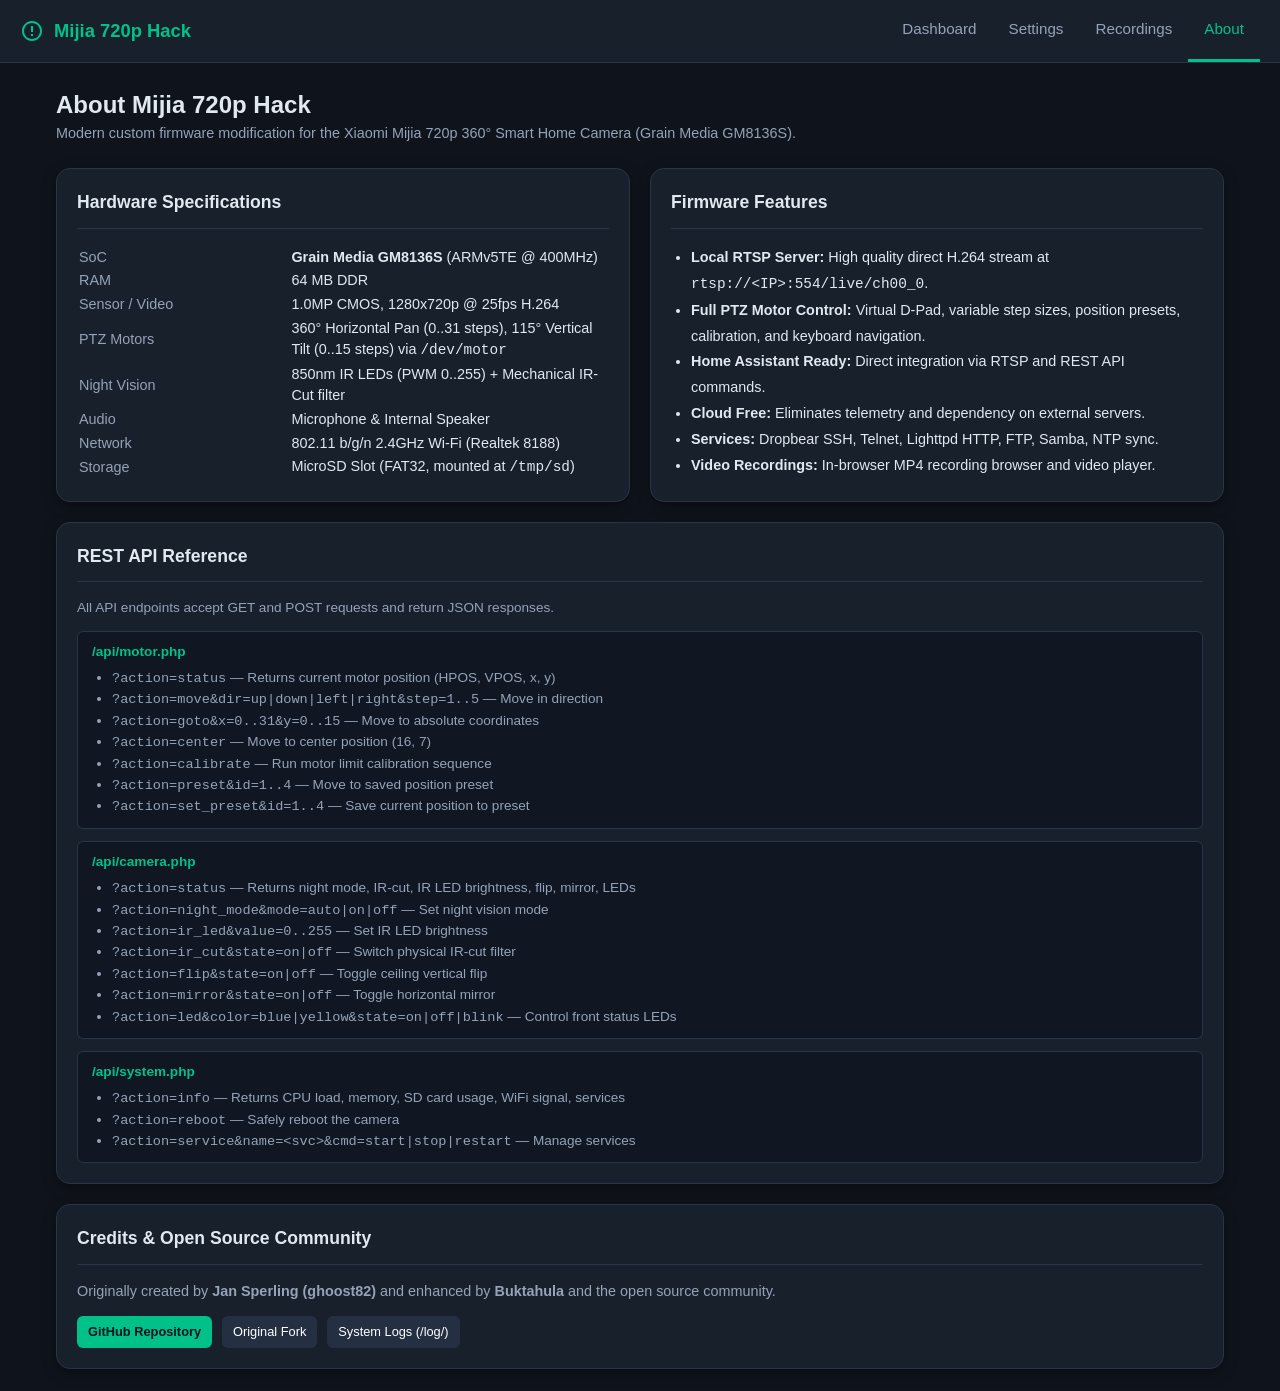
<file: sdcard/mijia-720p-hack/www/about.html>
<!DOCTYPE html>
<html lang="en">
<head>
  <meta charset="utf-8">
  <meta name="viewport" content="width=device-width, initial-scale=1.0">
  <title>Mijia 720p Hack - About</title>
  <link rel="stylesheet" href="mijia.css">
</head>
<body>
  <!-- Navigation Bar -->
  <nav class="navbar">
    <a href="index.html" class="brand">
      <svg viewBox="0 0 24 24"><path d="M12 2C6.48 2 2 6.48 2 12s4.48 10 10 10 10-4.48 10-10S17.52 2 12 2zm0 18c-4.41 0-8-3.59-8-8s3.59-8 8-8 8 3.59 8 8-3.59 8-8 8zm-1-13h2v6h-2zm0 8h2v2h-2z"/></svg>
      Mijia 720p Hack
    </a>
    <ul class="nav-links">
      <li><a href="index.html">Dashboard</a></li>
      <li><a href="settings.html">Settings</a></li>
      <li><a href="recordings.html">Recordings</a></li>
      <li><a href="about.html" class="active">About</a></li>
    </ul>
  </nav>

  <div class="container">
    <div style="margin-bottom: 24px;">
      <h1 style="font-size: 1.5rem; font-weight: 700;">About Mijia 720p Hack</h1>
      <p style="color: var(--text-muted); font-size: 0.9rem;">
        Modern custom firmware modification for the Xiaomi Mijia 720p 360° Smart Home Camera (Grain Media GM8136S).
      </p>
    </div>

    <div class="grid">
      <!-- Hardware & Architecture -->
      <div class="card">
        <div class="card-header">
          <span class="card-title">Hardware Specifications</span>
        </div>
        <table style="font-size: 0.9rem;">
          <tr>
            <td style="color: var(--text-muted); width: 40%;">SoC</td>
            <td><strong>Grain Media GM8136S</strong> (ARMv5TE @ 400MHz)</td>
          </tr>
          <tr>
            <td style="color: var(--text-muted);">RAM</td>
            <td>64 MB DDR</td>
          </tr>
          <tr>
            <td style="color: var(--text-muted);">Sensor / Video</td>
            <td>1.0MP CMOS, 1280x720p @ 25fps H.264</td>
          </tr>
          <tr>
            <td style="color: var(--text-muted);">PTZ Motors</td>
            <td>360° Horizontal Pan (0..31 steps), 115° Vertical Tilt (0..15 steps) via <code>/dev/motor</code></td>
          </tr>
          <tr>
            <td style="color: var(--text-muted);">Night Vision</td>
            <td>850nm IR LEDs (PWM 0..255) + Mechanical IR-Cut filter</td>
          </tr>
          <tr>
            <td style="color: var(--text-muted);">Audio</td>
            <td>Microphone &amp; Internal Speaker</td>
          </tr>
          <tr>
            <td style="color: var(--text-muted);">Network</td>
            <td>802.11 b/g/n 2.4GHz Wi-Fi (Realtek 8188)</td>
          </tr>
          <tr>
            <td style="color: var(--text-muted);">Storage</td>
            <td>MicroSD Slot (FAT32, mounted at <code>/tmp/sd</code>)</td>
          </tr>
        </table>
      </div>

      <!-- Features & Services -->
      <div class="card">
        <div class="card-header">
          <span class="card-title">Firmware Features</span>
        </div>
        <ul style="padding-left: 20px; font-size: 0.9rem; line-height: 1.8; color: var(--text);">
          <li><strong>Local RTSP Server:</strong> High quality direct H.264 stream at <code>rtsp://&lt;IP&gt;:554/live/ch00_0</code>.</li>
          <li><strong>Full PTZ Motor Control:</strong> Virtual D-Pad, variable step sizes, position presets, calibration, and keyboard navigation.</li>
          <li><strong>Home Assistant Ready:</strong> Direct integration via RTSP and REST API commands.</li>
          <li><strong>Cloud Free:</strong> Eliminates telemetry and dependency on external servers.</li>
          <li><strong>Services:</strong> Dropbear SSH, Telnet, Lighttpd HTTP, FTP, Samba, NTP sync.</li>
          <li><strong>Video Recordings:</strong> In-browser MP4 recording browser and video player.</li>
        </ul>
      </div>
    </div>

    <!-- REST API Reference -->
    <div class="card" style="margin-top: 20px;">
      <div class="card-header">
        <span class="card-title">REST API Reference</span>
      </div>
      <p style="font-size: 0.85rem; color: var(--text-muted); margin-bottom: 12px;">
        All API endpoints accept GET and POST requests and return JSON responses.
      </p>

      <div style="display: flex; flex-direction: column; gap: 12px; font-size: 0.85rem;">
        <div style="background: #101622; padding: 10px 14px; border-radius: var(--radius-sm); border: 1px solid var(--border);">
          <strong style="color: var(--primary);">/api/motor.php</strong>
          <ul style="padding-left: 20px; margin-top: 6px; color: var(--text-muted);">
            <li><code>?action=status</code> — Returns current motor position (HPOS, VPOS, x, y)</li>
            <li><code>?action=move&amp;dir=up|down|left|right&amp;step=1..5</code> — Move in direction</li>
            <li><code>?action=goto&amp;x=0..31&amp;y=0..15</code> — Move to absolute coordinates</li>
            <li><code>?action=center</code> — Move to center position (16, 7)</li>
            <li><code>?action=calibrate</code> — Run motor limit calibration sequence</li>
            <li><code>?action=preset&amp;id=1..4</code> — Move to saved position preset</li>
            <li><code>?action=set_preset&amp;id=1..4</code> — Save current position to preset</li>
          </ul>
        </div>

        <div style="background: #101622; padding: 10px 14px; border-radius: var(--radius-sm); border: 1px solid var(--border);">
          <strong style="color: var(--primary);">/api/camera.php</strong>
          <ul style="padding-left: 20px; margin-top: 6px; color: var(--text-muted);">
            <li><code>?action=status</code> — Returns night mode, IR-cut, IR LED brightness, flip, mirror, LEDs</li>
            <li><code>?action=night_mode&amp;mode=auto|on|off</code> — Set night vision mode</li>
            <li><code>?action=ir_led&amp;value=0..255</code> — Set IR LED brightness</li>
            <li><code>?action=ir_cut&amp;state=on|off</code> — Switch physical IR-cut filter</li>
            <li><code>?action=flip&amp;state=on|off</code> — Toggle ceiling vertical flip</li>
            <li><code>?action=mirror&amp;state=on|off</code> — Toggle horizontal mirror</li>
            <li><code>?action=led&amp;color=blue|yellow&amp;state=on|off|blink</code> — Control front status LEDs</li>
          </ul>
        </div>

        <div style="background: #101622; padding: 10px 14px; border-radius: var(--radius-sm); border: 1px solid var(--border);">
          <strong style="color: var(--primary);">/api/system.php</strong>
          <ul style="padding-left: 20px; margin-top: 6px; color: var(--text-muted);">
            <li><code>?action=info</code> — Returns CPU load, memory, SD card usage, WiFi signal, services</li>
            <li><code>?action=reboot</code> — Safely reboot the camera</li>
            <li><code>?action=service&amp;name=&lt;svc&gt;&amp;cmd=start|stop|restart</code> — Manage services</li>
          </ul>
        </div>
      </div>
    </div>

    <!-- Credits & Links -->
    <div class="card" style="margin-top: 20px;">
      <div class="card-header">
        <span class="card-title">Credits &amp; Open Source Community</span>
      </div>
      <p style="font-size: 0.9rem; color: var(--text-muted);">
        Originally created by <strong>Jan Sperling (ghoost82)</strong> and enhanced by <strong>Buktahula</strong> and the open source community.
      </p>
      <div style="display: flex; gap: 10px; margin-top: 14px;">
        <a href="https://github.com/Buktahula/mijia-720p-hack" target="_blank" class="btn btn-sm btn-primary">GitHub Repository</a>
        <a href="https://github.com/ghoost82/mijia-720p-hack" target="_blank" class="btn btn-sm">Original Fork</a>
        <a href="/log/" target="_blank" class="btn btn-sm">System Logs (/log/)</a>
      </div>
    </div>
  </div>
</body>
</html>
</file>
<file: sdcard/mijia-720p-hack/www/mijia.css>
/**
 * Mijia 720p Hack - Modern Dark Theme Stylesheet
 * Responsive, mobile-first, zero external dependencies
 */

:root {
  --bg-main: #0f141c;
  --bg-card: #18202c;
  --bg-card-hover: #1f2a3a;
  --bg-input: #101620;
  --border: #283548;
  --border-focus: #00c288;
  --primary: #00c288;
  --primary-hover: #00a876;
  --accent: #3b82f6;
  --accent-hover: #2563eb;
  --danger: #ef4444;
  --danger-hover: #dc2626;
  --warning: #f59e0b;
  --text: #e2e8f0;
  --text-muted: #94a3b8;
  --text-dim: #64748b;
  --radius-sm: 6px;
  --radius-md: 10px;
  --radius-lg: 14px;
  --shadow: 0 4px 14px rgba(0, 0, 0, 0.4);
}

* {
  box-sizing: border-box;
  margin: 0;
  padding: 0;
}

body {
  font-family: -apple-system, BlinkMacSystemFont, "Segoe UI", Roboto, Helvetica, Arial, sans-serif;
  background-color: var(--bg-main);
  color: var(--text);
  line-height: 1.5;
  min-height: 100vh;
}

/* Navigation Bar */
.navbar {
  display: flex;
  justify-content: space-between;
  align-items: center;
  background-color: var(--bg-card);
  border-bottom: 1px solid var(--border);
  padding: 0 20px;
  position: sticky;
  top: 0;
  z-index: 100;
}

.brand {
  display: flex;
  align-items: center;
  gap: 10px;
  font-weight: 700;
  font-size: 1.15rem;
  color: var(--primary);
  text-decoration: none;
}

.brand svg {
  width: 24px;
  height: 24px;
  fill: currentColor;
}

.nav-links {
  list-style: none;
  display: flex;
  margin: 0;
  padding: 0;
}

.nav-links li a {
  display: block;
  color: var(--text-muted);
  text-decoration: none;
  padding: 18px 16px;
  font-size: 0.95rem;
  font-weight: 500;
  transition: all 0.2s;
  border-bottom: 3px solid transparent;
}

.nav-links li a:hover {
  color: var(--text);
  background-color: rgba(255, 255, 255, 0.03);
}

.nav-links li a.active {
  color: var(--primary);
  border-bottom: 3px solid var(--primary);
}

/* Layout Container */
.container {
  max-width: 1200px;
  margin: 24px auto;
  padding: 0 16px;
}

/* Grid System */
.grid {
  display: grid;
  grid-template-columns: repeat(auto-fit, minmax(320px, 1fr));
  gap: 20px;
  margin-top: 20px;
}

@media (max-width: 768px) {
  .navbar {
    flex-direction: column;
    padding: 10px 16px 0;
  }
  .nav-links {
    width: 100%;
    justify-content: space-around;
  }
  .nav-links li a {
    padding: 12px 10px;
    font-size: 0.88rem;
  }
  .grid {
    grid-template-columns: 1fr;
  }
}

/* Cards */
.card {
  background-color: var(--bg-card);
  border: 1px solid var(--border);
  border-radius: var(--radius-lg);
  padding: 20px;
  box-shadow: var(--shadow);
  display: flex;
  flex-direction: column;
}

.card-header {
  display: flex;
  justify-content: space-between;
  align-items: center;
  border-bottom: 1px solid var(--border);
  padding-bottom: 12px;
  margin-bottom: 16px;
}

.card-title {
  font-size: 1.1rem;
  font-weight: 600;
  display: flex;
  align-items: center;
  gap: 8px;
  color: var(--text);
}

/* Status Badges */
.badge {
  display: inline-flex;
  align-items: center;
  gap: 5px;
  padding: 4px 10px;
  border-radius: 999px;
  font-size: 0.78rem;
  font-weight: 600;
  text-transform: uppercase;
  letter-spacing: 0.5px;
}

.badge-success {
  background: rgba(0, 194, 136, 0.15);
  color: var(--primary);
  border: 1px solid rgba(0, 194, 136, 0.3);
}

.badge-warning {
  background: rgba(245, 158, 11, 0.15);
  color: var(--warning);
  border: 1px solid rgba(245, 158, 11, 0.3);
}

.badge-danger {
  background: rgba(239, 68, 68, 0.15);
  color: var(--danger);
  border: 1px solid rgba(239, 68, 68, 0.3);
}

.badge-neutral {
  background: rgba(148, 163, 184, 0.15);
  color: var(--text-muted);
  border: 1px solid rgba(148, 163, 184, 0.2);
}

/* Buttons */
.btn {
  display: inline-flex;
  align-items: center;
  justify-content: center;
  gap: 8px;
  padding: 8px 16px;
  border-radius: var(--radius-sm);
  font-size: 0.9rem;
  font-weight: 500;
  cursor: pointer;
  border: 1px solid transparent;
  transition: all 0.2s;
  text-decoration: none;
  color: #fff;
  background-color: #243042;
}

.btn:hover {
  background-color: #2e3d54;
}

.btn:active {
  transform: scale(0.98);
}

.btn-primary {
  background-color: var(--primary);
  color: #0b131f;
  font-weight: 600;
}

.btn-primary:hover {
  background-color: var(--primary-hover);
}

.btn-accent {
  background-color: var(--accent);
}

.btn-accent:hover {
  background-color: var(--accent-hover);
}

.btn-danger {
  background-color: var(--danger);
}

.btn-danger:hover {
  background-color: var(--danger-hover);
}

.btn-sm {
  padding: 5px 10px;
  font-size: 0.8rem;
}

.btn-group {
  display: inline-flex;
  border-radius: var(--radius-sm);
  overflow: hidden;
  border: 1px solid var(--border);
}

.btn-group .btn {
  border-radius: 0;
  border: none;
  border-right: 1px solid var(--border);
}

.btn-group .btn:last-child {
  border-right: none;
}

.btn-group .btn.active {
  background-color: var(--primary);
  color: #0b131f;
  font-weight: 600;
}

/* D-Pad Controller */
.dpad-container {
  display: flex;
  flex-direction: column;
  align-items: center;
  justify-content: center;
  margin: 16px 0;
}

.dpad {
  position: relative;
  width: 190px;
  height: 190px;
  background: #111722;
  border-radius: 50%;
  border: 2px solid var(--border);
  box-shadow: inset 0 2px 10px rgba(0,0,0,0.5), var(--shadow);
  display: flex;
  align-items: center;
  justify-content: center;
}

.dpad-btn {
  position: absolute;
  width: 52px;
  height: 52px;
  background: #1d2737;
  color: var(--text);
  border: 1px solid var(--border);
  display: flex;
  align-items: center;
  justify-content: center;
  cursor: pointer;
  border-radius: 10px;
  user-select: none;
  transition: all 0.15s;
}

.dpad-btn:hover {
  background: #2a374c;
  color: var(--primary);
  border-color: var(--primary);
}

.dpad-btn:active {
  background: var(--primary);
  color: #0b131f;
  transform: scale(0.92);
}

.dpad-up { top: 10px; }
.dpad-down { bottom: 10px; }
.dpad-left { left: 10px; }
.dpad-right { right: 10px; }
.dpad-center {
  width: 44px;
  height: 44px;
  border-radius: 50%;
  background: #151d29;
}

/* Preset Buttons */
.presets-grid {
  display: grid;
  grid-template-columns: repeat(2, 1fr);
  gap: 10px;
  margin-top: 14px;
}

.preset-card {
  background: #121822;
  border: 1px solid var(--border);
  border-radius: var(--radius-sm);
  padding: 10px;
  display: flex;
  flex-direction: column;
  gap: 8px;
}

.preset-header {
  display: flex;
  justify-content: space-between;
  align-items: center;
  font-size: 0.85rem;
  font-weight: 600;
  color: var(--text-muted);
}

.preset-coords {
  font-family: monospace;
  font-size: 0.78rem;
  color: var(--primary);
}

/* Coordinate indicator */
.coord-box {
  display: flex;
  justify-content: space-around;
  background: #101622;
  border: 1px solid var(--border);
  border-radius: var(--radius-sm);
  padding: 10px;
  margin-top: 12px;
  text-align: center;
}

.coord-item {
  display: flex;
  flex-direction: column;
  gap: 2px;
}

.coord-label {
  font-size: 0.75rem;
  color: var(--text-dim);
  text-transform: uppercase;
}

.coord-val {
  font-family: monospace;
  font-size: 1.1rem;
  font-weight: 700;
  color: var(--primary);
}

/* Form Controls */
.control-row {
  display: flex;
  justify-content: space-between;
  align-items: center;
  padding: 12px 0;
  border-bottom: 1px solid rgba(255, 255, 255, 0.05);
}

.control-row:last-child {
  border-bottom: none;
}

.control-label {
  font-size: 0.95rem;
  font-weight: 500;
}

.control-sublabel {
  font-size: 0.8rem;
  color: var(--text-dim);
}

/* Toggle Switch */
.switch {
  position: relative;
  display: inline-block;
  width: 46px;
  height: 24px;
}

.switch input {
  opacity: 0;
  width: 0;
  height: 0;
}

.slider {
  position: absolute;
  cursor: pointer;
  top: 0;
  left: 0;
  right: 0;
  bottom: 0;
  background-color: #243042;
  transition: 0.25s;
  border-radius: 24px;
  border: 1px solid var(--border);
}

.slider:before {
  position: absolute;
  content: "";
  height: 18px;
  width: 18px;
  left: 2px;
  bottom: 2px;
  background-color: #94a3b8;
  transition: 0.25s;
  border-radius: 50%;
}

input:checked + .slider {
  background-color: var(--primary);
  border-color: var(--primary);
}

input:checked + .slider:before {
  transform: translateX(22px);
  background-color: #0b131f;
}

/* Sliders */
.range-slider-wrap {
  display: flex;
  align-items: center;
  gap: 12px;
  width: 60%;
}

.range-slider {
  flex: 1;
  -webkit-appearance: none;
  height: 6px;
  border-radius: 3px;
  background: #243042;
  outline: none;
}

.range-slider::-webkit-slider-thumb {
  -webkit-appearance: none;
  width: 18px;
  height: 18px;
  border-radius: 50%;
  background: var(--primary);
  cursor: pointer;
}

.range-value {
  font-family: monospace;
  font-size: 0.9rem;
  font-weight: 600;
  min-width: 32px;
  text-align: right;
  color: var(--primary);
}

/* Input Fields */
input[type="text"],
input[type="password"],
input[type="number"],
select {
  background-color: var(--bg-input);
  border: 1px solid var(--border);
  border-radius: var(--radius-sm);
  color: var(--text);
  padding: 8px 12px;
  font-size: 0.9rem;
  outline: none;
  transition: border-color 0.2s;
  width: 100%;
}

input[type="text"]:focus,
input[type="password"]:focus,
input[type="number"]:focus,
select:focus {
  border-color: var(--border-focus);
}

.form-group {
  margin-bottom: 16px;
}

.form-group label {
  display: block;
  font-size: 0.85rem;
  font-weight: 600;
  margin-bottom: 6px;
  color: var(--text-muted);
}

.form-help {
  font-size: 0.78rem;
  color: var(--text-dim);
  margin-top: 4px;
}

/* Stats Widget */
.stat-bar {
  background: #111722;
  border-radius: 4px;
  height: 8px;
  overflow: hidden;
  margin: 6px 0;
}

.stat-bar-fill {
  background: var(--primary);
  height: 100%;
  border-radius: 4px;
  transition: width 0.3s ease;
}

.stat-bar-fill.warning {
  background: var(--warning);
}

.stat-bar-fill.danger {
  background: var(--danger);
}

/* Code Snippet Box */
.code-box {
  background: #0d1219;
  border: 1px solid var(--border);
  border-radius: var(--radius-sm);
  padding: 14px;
  font-family: monospace;
  font-size: 0.82rem;
  color: #a7f3d0;
  overflow-x: auto;
  position: relative;
  white-space: pre;
  line-height: 1.4;
}

.copy-btn {
  position: absolute;
  top: 8px;
  right: 8px;
  background: #1f2a3a;
  border: 1px solid var(--border);
  border-radius: 4px;
  color: var(--text-muted);
  padding: 4px 8px;
  font-size: 0.75rem;
  cursor: pointer;
  transition: all 0.2s;
}

.copy-btn:hover {
  background: var(--primary);
  color: #0b131f;
}

/* Stream Preview Container */
.stream-box {
  position: relative;
  background: #090d13;
  border: 1px solid var(--border);
  border-radius: var(--radius-md);
  aspect-ratio: 16 / 9;
  display: flex;
  flex-direction: column;
  align-items: center;
  justify-content: center;
  overflow: hidden;
}

.stream-overlay {
  position: absolute;
  top: 10px;
  left: 10px;
  display: flex;
  gap: 8px;
}

.stream-footer {
  position: absolute;
  bottom: 0;
  left: 0;
  right: 0;
  background: rgba(15, 20, 28, 0.85);
  padding: 8px 12px;
  display: flex;
  justify-content: space-between;
  align-items: center;
  backdrop-filter: blur(4px);
  border-top: 1px solid rgba(255, 255, 255, 0.05);
}

/* Toast Notifications */
#toast-container {
  position: fixed;
  bottom: 20px;
  right: 20px;
  display: flex;
  flex-direction: column;
  gap: 10px;
  z-index: 999;
}

.toast {
  background: var(--bg-card);
  color: var(--text);
  border: 1px solid var(--border);
  border-left: 4px solid var(--primary);
  padding: 12px 18px;
  border-radius: var(--radius-sm);
  box-shadow: 0 10px 25px rgba(0,0,0,0.5);
  font-size: 0.9rem;
  animation: slideIn 0.3s ease forwards;
}

.toast.error {
  border-left-color: var(--danger);
}

@keyframes slideIn {
  from { transform: translateX(100%); opacity: 0; }
  to { transform: translateX(0); opacity: 1; }
}

/* Modal */
.modal-backdrop {
  position: fixed;
  inset: 0;
  background: rgba(0, 0, 0, 0.7);
  display: none;
  align-items: center;
  justify-content: center;
  z-index: 1000;
  backdrop-filter: blur(3px);
}

.modal-content {
  background: var(--bg-card);
  border: 1px solid var(--border);
  border-radius: var(--radius-lg);
  padding: 24px;
  max-width: 500px;
  width: 90%;
  box-shadow: var(--shadow);
}
</file>
